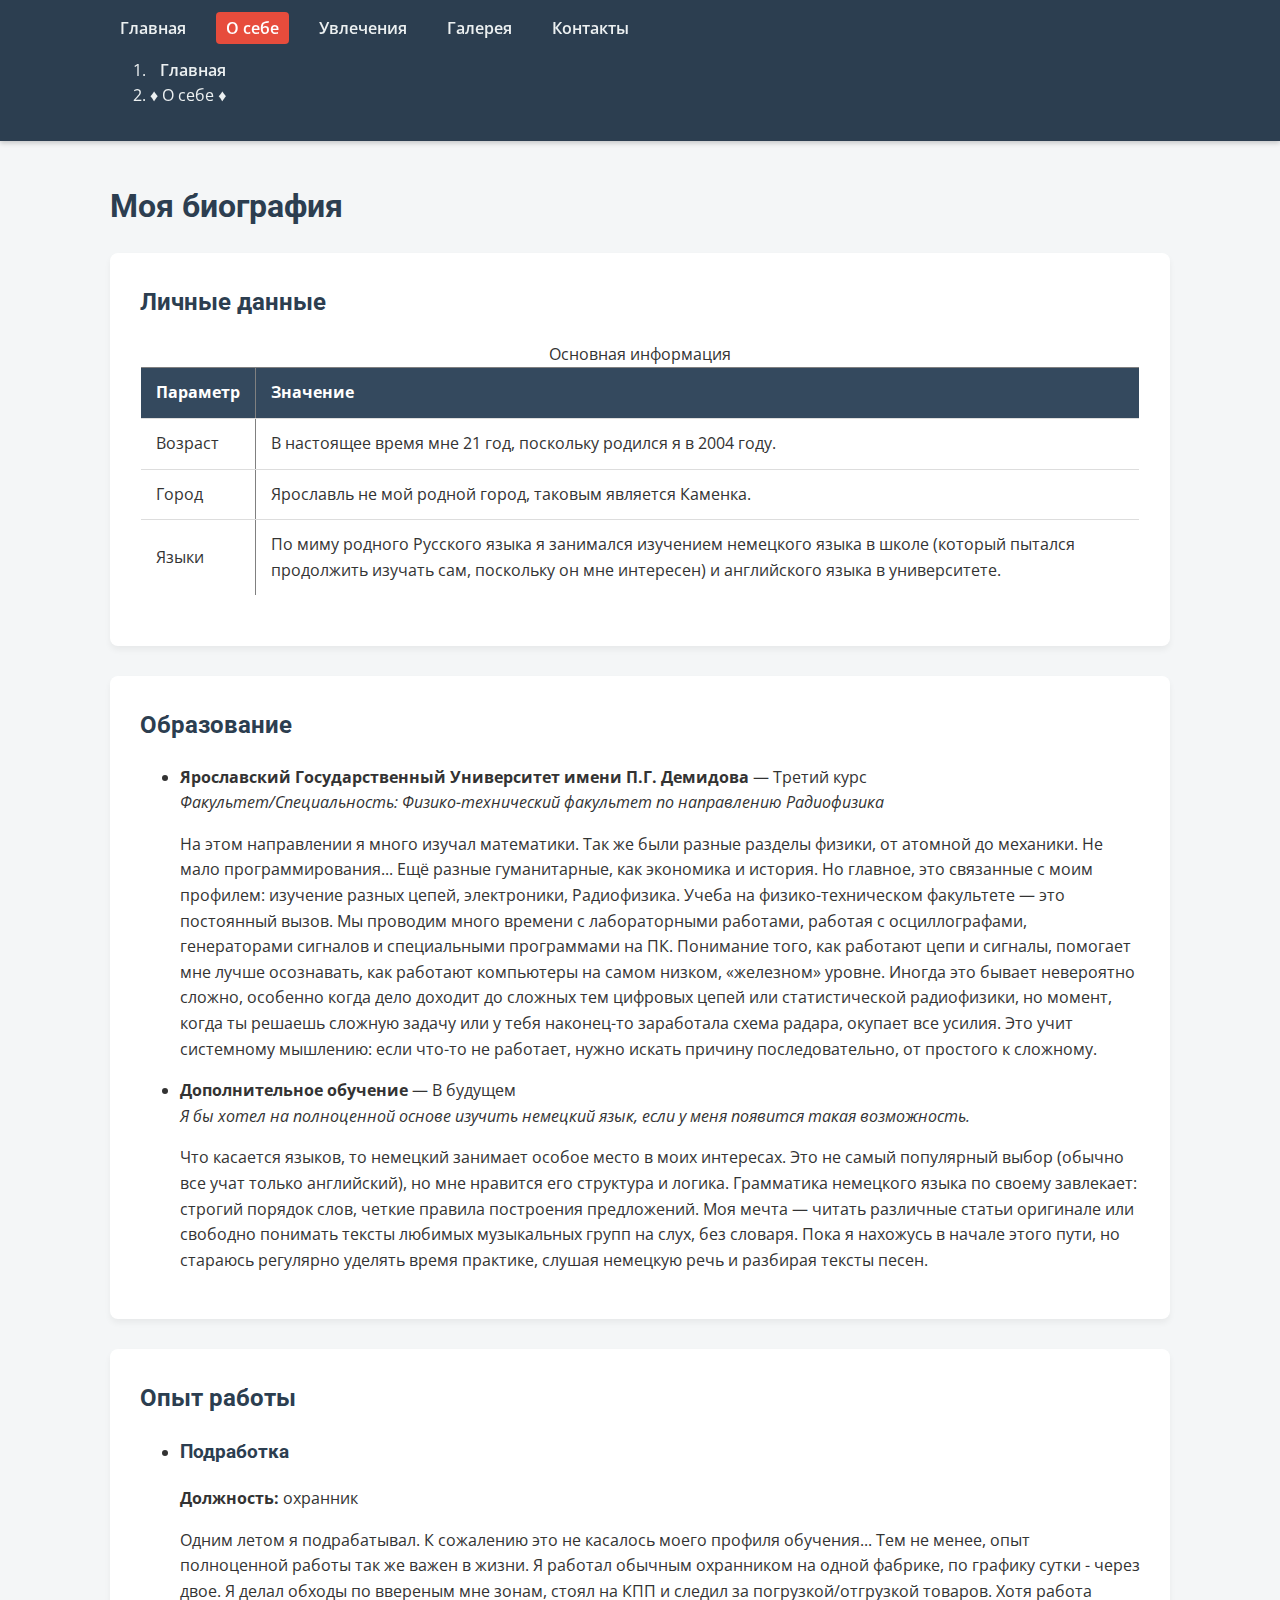
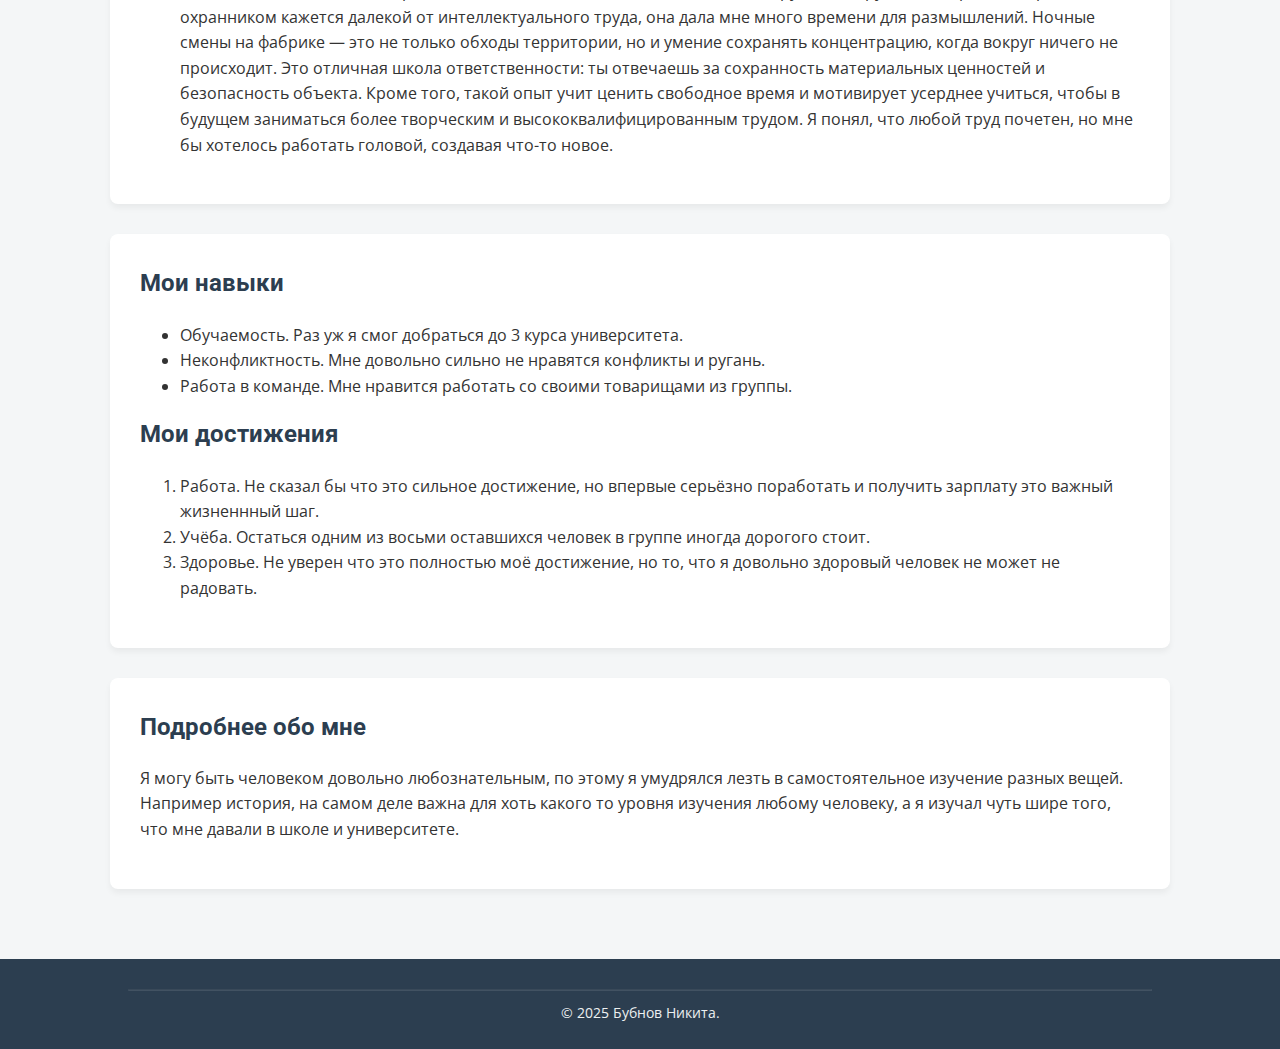
<file: about.html>
<!DOCTYPE html>
<html lang="ru">
<head>
    <meta charset="UTF-8">
    <meta name="viewport" content="width=device-width, initial-scale=1.0">
    <meta name="description" content="Биография и навыки">
    <meta name="author" content="Бубнов Никита">
    <title>О себе - Бубнов Никита</title>
	<link rel="preconnect" href="https://fonts.googleapis.com">
	<link rel="preconnect" href="https://fonts.gstatic.com/" crossorigin>
	<link href="https://fonts.googleapis.com/css2?family=Open+Sans:wght@400;600&family=Roboto:wght@400;700&display=swap" rel="stylesheet">

	<link rel="stylesheet" href="css/style.css">
</head>
<body>

    <header>
        <nav aria-label="Основное меню">
            <ul>
                <li><a href="index.html">Главная</a></li>
                <li><a href="about.html" class="active">О себе</a></li>
                <li><a href="hobbies.html">Увлечения</a></li>
                <li><a href="gallery.html">Галерея</a></li>
                <li><a href="contacts.html">Контакты</a></li>
            </ul>
        </nav>
        <nav aria-label="Местонахождение">
            <ol>
                <li><a href="index.html">Главная</a></li>
                <li aria-current="page">♦ О себе ♦</li>
            </ol>
        </nav>
    </header>

    <main>
        <h1>Моя биография</h1>

        <section>
            <h2>Личные данные</h2>
            <table border="1" cellpadding="10">
                <caption>Основная информация</caption>
                <thead>
                    <tr>
                        <th>Параметр</th>
                        <th>Значение</th>
                    </tr>
                </thead>
                <tbody>
                    <tr>
                        <td>Возраст</td>
                        <td>В настоящее время мне 21 год, поскольку родился я в 2004 году.</td>
                    </tr>
                    <tr>
                        <td>Город</td>
                        <td>Ярославль не мой родной город, таковым является Каменка.</td>
                    </tr>
                    <tr>
                        <td>Языки</td>
                        <td>По миму родного Русского языка я занимался изучением немецкого языка в школе (который пытался продолжить изучать сам, поскольку он мне интересен) и английского языка в университете.</td>
                    </tr>
                </tbody>
            </table>
        </section>

        <section>
            <h2>Образование</h2>
            <ul>
                <li>
                    <strong>Ярославский Государственный Университет имени П.Г. Демидова</strong> — Третий курс
                    <br><em>Факультет/Специальность: Физико-технический факультет по направлению Радиофизика</em>
                    <p>На этом направлении я много изучал математики. Так же были разные разделы физики, от атомной до механики. Не мало программирования... Ещё разные гуманитарные, как экономика и история. Но главное, это связанные с моим профилем: изучение разных цепей, электроники, Радиофизика. Учеба на физико-техническом факультете — это постоянный вызов. Мы проводим много времени с лабораторными работами, работая с осциллографами, генераторами сигналов и специальными программами на ПК. Понимание того, как работают цепи и сигналы, помогает мне лучше осознавать, как работают компьютеры на самом низком, «железном» уровне. Иногда это бывает невероятно сложно, особенно когда дело доходит до сложных тем цифровых цепей или статистической радиофизики, но момент, когда ты решаешь сложную задачу или у тебя наконец-то заработала схема радара, окупает все усилия. Это учит системному мышлению: если что-то не работает, нужно искать причину последовательно, от простого к сложному.</p>
                </li>
                <li>
                    <strong>Дополнительное обучение</strong> — В будущем
                    <br><em>Я бы хотел на полноценной основе изучить немецкий язык, если у меня появится такая возможность.</em>
					<p>Что касается языков, то немецкий занимает особое место в моих интересах. Это не самый популярный выбор (обычно все учат только английский), но мне нравится его структура и логика. Грамматика немецкого языка по своему завлекает: строгий порядок слов, четкие правила построения предложений. Моя мечта — читать различные статьи оригинале или свободно понимать тексты любимых музыкальных групп на слух, без словаря. Пока я нахожусь в начале этого пути, но стараюсь регулярно уделять время практике, слушая немецкую речь и разбирая тексты песен.</p>
                </li>
            </ul>
        </section>

        <section>
            <h2>Опыт работы</h2>
            <ul>
                <li>
                    <h3>Подработка</h3>
                    <p><strong>Должность:</strong> охранник</p>
                    <p>
                        Одним летом я подрабатывал. К сожалению это не касалось моего профиля обучения... Тем не менее, опыт полноценной работы так же важен в жизни. Я работал обычным охранником на одной фабрике, по графику сутки - через двое. Я делал обходы по ввереным мне зонам, стоял на КПП и следил за погрузкой/отгрузкой товаров. Хотя работа охранником кажется далекой от интеллектуального труда, она дала мне много времени для размышлений. Ночные смены на фабрике — это не только обходы территории, но и умение сохранять концентрацию, когда вокруг ничего не происходит. Это отличная школа ответственности: ты отвечаешь за сохранность материальных ценностей и безопасность объекта. Кроме того, такой опыт учит ценить свободное время и мотивирует усерднее учиться, чтобы в будущем заниматься более творческим и высококвалифицированным трудом. Я понял, что любой труд почетен, но мне бы хотелось работать головой, создавая что-то новое.
                    </p>
                </li>
            </ul>
        </section>

        <section>
            <h2>Мои навыки</h2>
            <ul>
                <li>Обучаемость. Раз уж я смог добраться до 3 курса университета.</li>
                <li>Неконфликтность. Мне довольно сильно не нравятся конфликты и ругань.</li>
                <li>Работа в команде. Мне нравится работать со своими товарищами из группы.</li>
            </ul>

            <h2>Мои достижения</h2>
            <ol>
                <li>Работа. Не сказал бы что это сильное достижение, но впервые серьёзно поработать и получить зарплату это важный жизненнный шаг.</li>
                <li>Учёба. Остаться одним из восьми оставшихся человек в группе иногда дорогого стоит.</li>
                <li>Здоровье. Не уверен что это полностью моё достижение, но то, что я довольно здоровый человек не может не радовать.</li>
            </ol>
        </section>
        
        <section>
             <h2>Подробнее обо мне</h2>
             <p>Я могу быть человеком довольно любознательным, по этому я умудрялся лезть в самостоятельное изучение разных вещей. Например история, на самом деле важна для хоть какого то уровня изучения любому человеку, а я изучал чуть шире того, что мне давали в школе и университете.</p>
        </section>
    </main>

    <footer>
        <hr>
        <p>&copy; 2025 Бубнов Никита.</p>
    </footer>

</body>
</html>
</file>
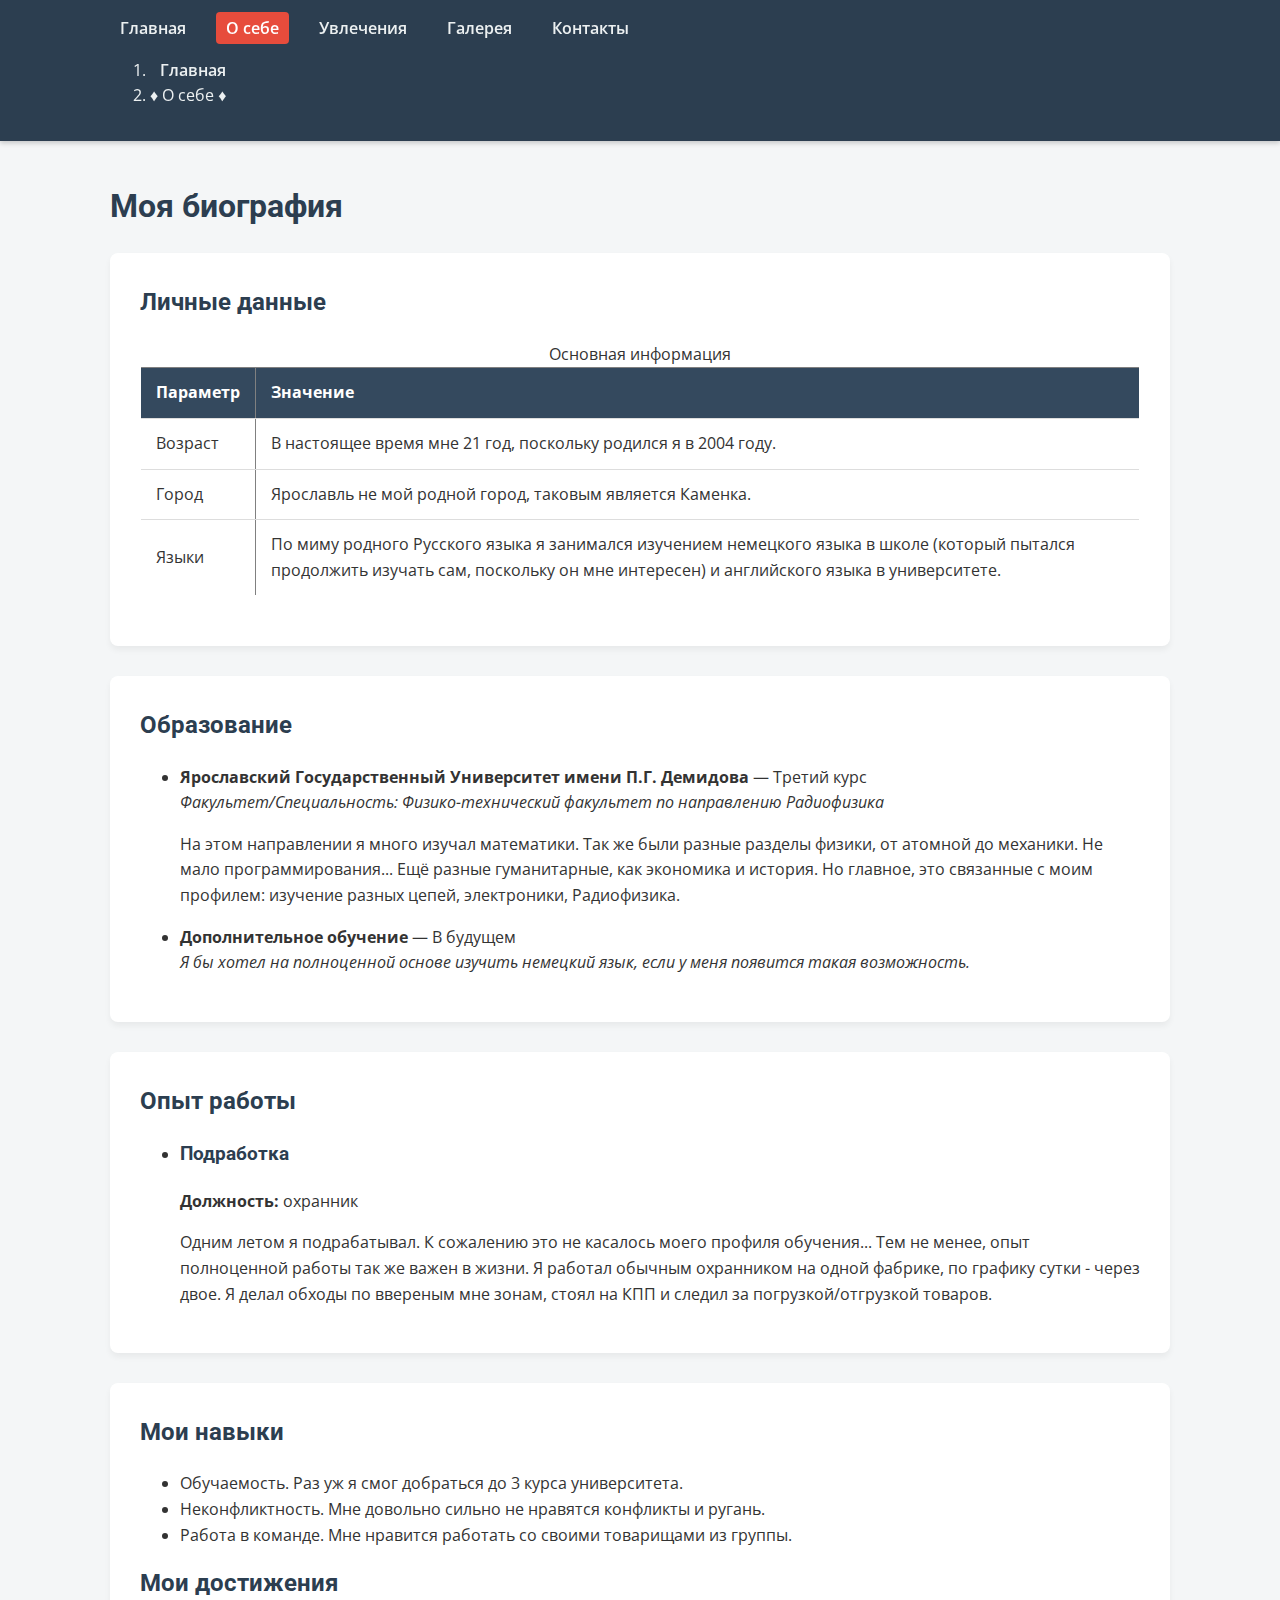
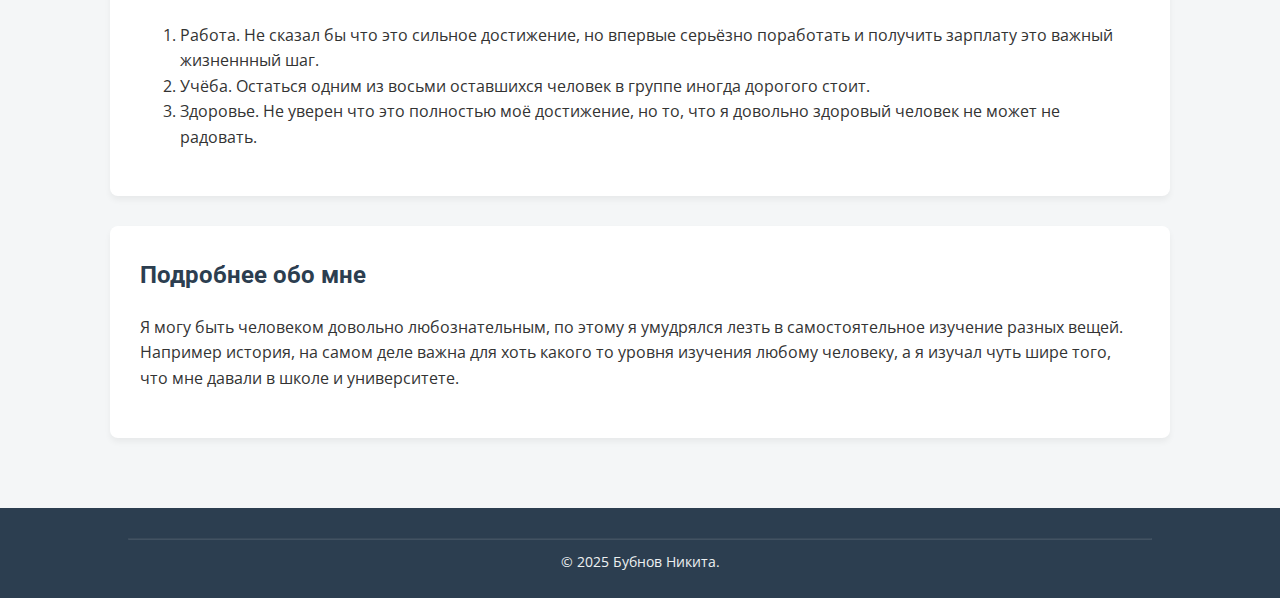
<file: hw-2/about.html>
<!DOCTYPE html>
<html lang="ru">
<head>
    <meta charset="UTF-8">
    <meta name="viewport" content="width=device-width, initial-scale=1.0">
    <meta name="description" content="Биография и навыки">
    <meta name="author" content="Бубнов Никита">
    <title>О себе - Бубнов Никита</title>
	<link rel="preconnect" href="https://fonts.googleapis.com">
	<link rel="preconnect" href="https://fonts.gstatic.com/" crossorigin>
	<link href="https://fonts.googleapis.com/css2?family=Open+Sans:wght@400;600&family=Roboto:wght@400;700&display=swap" rel="stylesheet">

	<link rel="stylesheet" href="css/style.css">
</head>
<body>

    <header>
        <nav aria-label="Основное меню">
            <ul>
                <li><a href="index.html">Главная</a></li>
                <li><a href="about.html" class="active">О себе</a></li>
                <li><a href="hobbies.html">Увлечения</a></li>
                <li><a href="gallery.html">Галерея</a></li>
                <li><a href="contacts.html">Контакты</a></li>
            </ul>
        </nav>
        <nav aria-label="Местонахождение">
            <ol>
                <li><a href="index.html">Главная</a></li>
                <li aria-current="page">♦ О себе ♦</li>
            </ol>
        </nav>
    </header>

    <main>
        <h1>Моя биография</h1>

        <section>
            <h2>Личные данные</h2>
            <table border="1" cellpadding="10">
                <caption>Основная информация</caption>
                <thead>
                    <tr>
                        <th>Параметр</th>
                        <th>Значение</th>
                    </tr>
                </thead>
                <tbody>
                    <tr>
                        <td>Возраст</td>
                        <td>В настоящее время мне 21 год, поскольку родился я в 2004 году.</td>
                    </tr>
                    <tr>
                        <td>Город</td>
                        <td>Ярославль не мой родной город, таковым является Каменка.</td>
                    </tr>
                    <tr>
                        <td>Языки</td>
                        <td>По миму родного Русского языка я занимался изучением немецкого языка в школе (который пытался продолжить изучать сам, поскольку он мне интересен) и английского языка в университете.</td>
                    </tr>
                </tbody>
            </table>
        </section>

        <section>
            <h2>Образование</h2>
            <ul>
                <li>
                    <strong>Ярославский Государственный Университет имени П.Г. Демидова</strong> — Третий курс
                    <br><em>Факультет/Специальность: Физико-технический факультет по направлению Радиофизика</em>
                    <p>На этом направлении я много изучал математики. Так же были разные разделы физики, от атомной до механики. Не мало программирования... Ещё разные гуманитарные, как экономика и история. Но главное, это связанные с моим профилем: изучение разных цепей, электроники, Радиофизика.</p>
                </li>
                <li>
                    <strong>Дополнительное обучение</strong> — В будущем
                    <br><em>Я бы хотел на полноценной основе изучить немецкий язык, если у меня появится такая возможность.</em>
                </li>
            </ul>
        </section>

        <section>
            <h2>Опыт работы</h2>
            <ul>
                <li>
                    <h3>Подработка</h3>
                    <p><strong>Должность:</strong> охранник</p>
                    <p>
                        Одним летом я подрабатывал. К сожалению это не касалось моего профиля обучения... Тем не менее, опыт полноценной работы так же важен в жизни. Я работал обычным охранником на одной фабрике, по графику сутки - через двое. Я делал обходы по ввереным мне зонам, стоял на КПП и следил за погрузкой/отгрузкой товаров.
                    </p>
                </li>
            </ul>
        </section>

        <section>
            <h2>Мои навыки</h2>
            <ul>
                <li>Обучаемость. Раз уж я смог добраться до 3 курса университета.</li>
                <li>Неконфликтность. Мне довольно сильно не нравятся конфликты и ругань.</li>
                <li>Работа в команде. Мне нравится работать со своими товарищами из группы.</li>
            </ul>

            <h2>Мои достижения</h2>
            <ol>
                <li>Работа. Не сказал бы что это сильное достижение, но впервые серьёзно поработать и получить зарплату это важный жизненнный шаг.</li>
                <li>Учёба. Остаться одним из восьми оставшихся человек в группе иногда дорогого стоит.</li>
                <li>Здоровье. Не уверен что это полностью моё достижение, но то, что я довольно здоровый человек не может не радовать.</li>
            </ol>
        </section>
        
        <section>
             <h2>Подробнее обо мне</h2>
             <p>Я могу быть человеком довольно любознательным, по этому я умудрялся лезть в самостоятельное изучение разных вещей. Например история, на самом деле важна для хоть какого то уровня изучения любому человеку, а я изучал чуть шире того, что мне давали в школе и университете.</p>
        </section>
    </main>

    <footer>
        <hr>
        <p>&copy; 2025 Бубнов Никита.</p>
    </footer>

</body>
</html>
</file>
<file: css/style.css>
/* =========================================
   1. ПЕРЕМЕННЫЕ
   ========================================= */
:root {
    /* Цветовая схема */
    --primary-color: #2c3e50;    /* Темно-синий для шапки */
    --secondary-color: #34495e;  /* Чуть светлее для акцентов */
    --accent-color: #e74c3c;     /* Красный для кнопок и ссылок */
    --text-color: #333333;       /* Основной цвет текста */
    --light-text: #ecf0f1;       /* Светлый текст */
    --background-color: #f4f6f7; /* Фон страницы */
    --card-bg: #ffffff;          /* Фон карточек */

    /* Размеры */
    --container-width: 1100px;
    --spacing-unit: 20px;
    --border-radius: 8px;

    /* Шрифты */
    --font-primary: 'Roboto', sans-serif;   /* Заголовки */
    --font-secondary: 'Open Sans', sans-serif; /* Текст */
}

/* =========================================
   2. БАЗОВЫЕ СТИЛИ
   ========================================= */
* {
    box-sizing: border-box; /* блочная модель */
}

body {
    margin: 0;
    padding: 0;
    font-family: var(--font-secondary);
    background-color: var(--background-color);
    color: var(--text-color);
    line-height: 1.6;
    display: flex;
    flex-direction: column;
    min-height: 100vh; /* Прижимаем футер к низу */
}

h1, h2, h3, h4, h5, h6 {
    font-family: var(--font-primary);
    color: var(--primary-color);
    margin-top: 0;
}

/* Ссылки */
a {
    text-decoration: none;
    color: var(--accent-color);
    transition: color 0.3s ease;
}

a:hover {
    color: var(--secondary-color);
    text-decoration: underline;
}

img {
    max-width: 100%;
    height: auto;
    border-radius: var(--border-radius);
    display: block;
}

/* =========================================
   3. ШАПКА И НАВИГАЦИЯ
   ========================================= */
header {
    background-color: var(--primary-color);
    color: var(--light-text);
    padding: 1rem 0;
    position: sticky; /* Фиксация при скролле */
    top: 0;
    z-index: 1000;
    box-shadow: 0 2px 5px rgba(0,0,0,0.2);
}

header nav {
    max-width: var(--container-width);
    margin: 0 auto;
    padding: 0 var(--spacing-unit);
    display: flex;
    justify-content: space-between;
    align-items: center;
    flex-wrap: wrap; /* Для адаптивности */
}

header ul {
    list-style: none;
    padding: 0;
    margin: 0;
    display: flex;
    gap: 20px;
}

header a {
    color: var(--light-text);
    font-weight: 600;
    text-decoration: none;
    padding: 5px 10px;
    border-radius: 4px;
    transition: background 0.3s ease;
}

/* Эффект наведения на меню */
header a:hover {
    background-color: rgba(255, 255, 255, 0.1);
    color: var(--accent-color);
    text-decoration: none;
}

/* Активная страница */
header a.active {
    background-color: var(--accent-color);
    color: white;
}

/* Хлебные крошки */
header nav[aria-label="Хлебные крошки"] {
    background: var(--secondary-color);
    font-size: 0.9em;
    padding: 5px var(--spacing-unit);
    margin-top: 10px;
    display: block;
}

header nav[aria-label="Хлебные крошки"] ol {
    list-style: none;
    padding: 0;
    margin: 0;
    display: flex;
    gap: 10px;
}

header nav[aria-label="Хлебные крошки"] li::after {
    content: "/";
    margin-left: 10px;
    color: #ccc;
}

header nav[aria-label="Хлебные крошки"] li:last-child::after {
    content: "";
}

/* =========================================
   4. КОНТЕНТ
   ========================================= */
main {
    max-width: var(--container-width);
    margin: 40px auto;
    padding: 0 var(--spacing-unit);
    flex: 1; /* Растягивает main, чтобы футер ушел вниз */
    width: 100%;
}

section {
    background: var(--card-bg);
    margin-bottom: 30px;
    padding: 30px;
    border-radius: var(--border-radius);
    box-shadow: 0 4px 6px rgba(0,0,0,0.05);
    
    /* Анимация появления при скролле */
    animation: fadeIn 0.8s ease-in-out;
}

@keyframes fadeIn {
    from { opacity: 0; transform: translateY(20px); }
    to { opacity: 1; transform: translateY(0); }
}

/* =========================================
   5. КОМПОНЕНТЫ
   ========================================= */

/* Компонент 1: Кнопка (.btn) */
button, .btn {
    display: inline-block;
    background-color: var(--accent-color);
    color: white;
    padding: 10px 20px;
    border: none;
    border-radius: 4px;
    cursor: pointer;
    font-size: 1rem;
    transition: transform 0.2s, background-color 0.2s;
    font-family: var(--font-primary);
}

button:hover, .btn:hover {
    background-color: #c0392b;
    transform: translateY(-2px); /* Интерактивный эффект */
    text-decoration: none;
    color: white;
}

/* Компонент 2: Карточка (используем figure как карточку) */
figure {
    background: #f9f9f9;
    border: 1px solid #ddd;
    border-radius: var(--border-radius);
    padding: 10px;
    margin: 20px 0;
    transition: transform 0.3s ease, box-shadow 0.3s ease; /* Интерактивный эффект */
}

figure:hover {
    transform: scale(1.02); /* Увеличение при наведении */
    box-shadow: 0 8px 15px rgba(0,0,0,0.1);
}

figcaption {
    text-align: center;
    font-style: italic;
    color: #666;
    margin-top: 10px;
}

/* Компонент 3: Таблица */
table {
    width: 100%;
    border-collapse: collapse;
    margin: 20px 0;
    background: white;
    border-radius: var(--border-radius);
    overflow: hidden;
}

th, td {
    padding: 12px 15px;
    border-bottom: 1px solid #ddd;
    text-align: left;
}

th {
    background-color: var(--secondary-color);
    color: white;
}

tr:hover {
    background-color: #f1f1f1; /* Эффект наведения на строку */
}

/* =========================================
   6. ФОРМЫ
   ========================================= */
form {
    max-width: 600px;
    margin: 0 auto;
}

input, textarea, select {
    width: 100%;
    padding: 10px;
    margin-top: 5px;
    margin-bottom: 15px;
    border: 1px solid #ccc;
    border-radius: 4px;
    font-family: inherit;
}

input:focus, textarea:focus, select:focus {
    border-color: var(--accent-color);
    outline: none;
    box-shadow: 0 0 5px rgba(231, 76, 60, 0.5);
}

/* =========================================
   7. ПОДВАЛ
   ========================================= */
footer {
    background-color: var(--primary-color);
    color: var(--light-text);
    text-align: center;
    padding: 20px 0;
    margin-top: auto;
}

footer hr {
    border-color: rgba(255,255,255,0.1);
    width: 80%;
    margin: 10px auto;
}

footer p {
    margin: 5px 0;
    font-size: 0.9rem;
}

/* =========================================
   8. АДАПТИВНОСТЬ
   ========================================= */

/* Планшеты и меньше (до 768px) */
@media (max-width: 768px) {
    header ul {
        flex-direction: column;
        align-items: center;
        gap: 10px;
    }

    header nav {
        flex-direction: column;
    }
    
    main {
        padding: 0 10px;
    }
    
    h1 {
        font-size: 2rem;
    }
}

/* Мобильные (до 576px) */
@media (max-width: 576px) {
    header ul li {
        width: 100%;
        text-align: center;
    }
    
    header a {
        display: block;
        padding: 10px;
        background: rgba(255,255,255,0.05);
    }
    
    section {
        padding: 15px;
    }
    
    figure img {
        width: 100%;
        height: auto;
    }

}
</file>
<file: hw-2/css/style.css>
/* =========================================
   1. ПЕРЕМЕННЫЕ (CSS Variables) - Требование 1
   ========================================= */
:root {
    /* Цветовая схема */
    --primary-color: #2c3e50;    /* Темно-синий для шапки и футера */
    --secondary-color: #34495e;  /* Чуть светлее для акцентов */
    --accent-color: #e74c3c;     /* Красный для кнопок и ссылок */
    --text-color: #333333;       /* Основной цвет текста */
    --light-text: #ecf0f1;       /* Светлый текст */
    --background-color: #f4f6f7; /* Фон страницы */
    --card-bg: #ffffff;          /* Фон карточек */

    /* Размеры */
    --container-width: 1100px;
    --spacing-unit: 20px;
    --border-radius: 8px;

    /* Шрифты */
    --font-primary: 'Roboto', sans-serif;   /* Заголовки */
    --font-secondary: 'Open Sans', sans-serif; /* Текст */
}

/* =========================================
   2. БАЗОВЫЕ СТИЛИ И СБРОС
   ========================================= */
* {
    box-sizing: border-box; /* Удобная блочная модель */
}

body {
    margin: 0;
    padding: 0;
    font-family: var(--font-secondary);
    background-color: var(--background-color);
    color: var(--text-color);
    line-height: 1.6;
    display: flex;
    flex-direction: column;
    min-height: 100vh; /* Прижимаем футер к низу */
}

h1, h2, h3, h4, h5, h6 {
    font-family: var(--font-primary);
    color: var(--primary-color);
    margin-top: 0;
}

/* Ссылки - Требование 3 (состояния) */
a {
    text-decoration: none;
    color: var(--accent-color);
    transition: color 0.3s ease;
}

a:hover {
    color: var(--secondary-color);
    text-decoration: underline;
}

img {
    max-width: 100%;
    height: auto;
    border-radius: var(--border-radius);
    display: block;
}

/* =========================================
   3. ШАПКА И НАВИГАЦИЯ - Требование 2
   ========================================= */
header {
    background-color: var(--primary-color);
    color: var(--light-text);
    padding: 1rem 0;
    position: sticky; /* Фиксация при скролле */
    top: 0;
    z-index: 1000;
    box-shadow: 0 2px 5px rgba(0,0,0,0.2);
}

header nav {
    max-width: var(--container-width);
    margin: 0 auto;
    padding: 0 var(--spacing-unit);
    display: flex;
    justify-content: space-between;
    align-items: center;
    flex-wrap: wrap; /* Для адаптивности */
}

header ul {
    list-style: none;
    padding: 0;
    margin: 0;
    display: flex; /* Flexbox меню */
    gap: 20px;
}

header a {
    color: var(--light-text);
    font-weight: 600;
    text-decoration: none;
    padding: 5px 10px;
    border-radius: 4px;
    transition: background 0.3s ease;
}

/* Эффект наведения на меню */
header a:hover {
    background-color: rgba(255, 255, 255, 0.1);
    color: var(--accent-color);
    text-decoration: none;
}

/* Активная страница */
header a.active {
    background-color: var(--accent-color);
    color: white;
}

/* Хлебные крошки (второй nav в header) */
header nav[aria-label="Хлебные крошки"] {
    background: var(--secondary-color);
    font-size: 0.9em;
    padding: 5px var(--spacing-unit);
    margin-top: 10px;
    display: block;
}

header nav[aria-label="Хлебные крошки"] ol {
    list-style: none;
    padding: 0;
    margin: 0;
    display: flex;
    gap: 10px;
}

header nav[aria-label="Хлебные крошки"] li::after {
    content: "/";
    margin-left: 10px;
    color: #ccc;
}

header nav[aria-label="Хлебные крошки"] li:last-child::after {
    content: "";
}

/* =========================================
   4. КОНТЕНТ (Main)
   ========================================= */
main {
    max-width: var(--container-width);
    margin: 40px auto;
    padding: 0 var(--spacing-unit);
    flex: 1; /* Растягивает main, чтобы футер ушел вниз */
    width: 100%;
}

section {
    background: var(--card-bg);
    margin-bottom: 30px;
    padding: 30px;
    border-radius: var(--border-radius);
    box-shadow: 0 4px 6px rgba(0,0,0,0.05);
    
    /* Анимация появления при скролле (простая реализация через keyframes) - Требование 5 */
    animation: fadeIn 0.8s ease-in-out;
}

@keyframes fadeIn {
    from { opacity: 0; transform: translateY(20px); }
    to { opacity: 1; transform: translateY(0); }
}

/* =========================================
   5. КОМПОНЕНТЫ - Требование 4
   ========================================= */

/* Компонент 1: Кнопка (.btn) */
button, .btn {
    display: inline-block;
    background-color: var(--accent-color);
    color: white;
    padding: 10px 20px;
    border: none;
    border-radius: 4px;
    cursor: pointer;
    font-size: 1rem;
    transition: transform 0.2s, background-color 0.2s;
    font-family: var(--font-primary);
}

button:hover, .btn:hover {
    background-color: #c0392b;
    transform: translateY(-2px); /* Интерактивный эффект */
    text-decoration: none;
    color: white;
}

/* Компонент 2: Карточка (используем figure как карточку) */
figure {
    background: #f9f9f9;
    border: 1px solid #ddd;
    border-radius: var(--border-radius);
    padding: 10px;
    margin: 20px 0;
    transition: transform 0.3s ease, box-shadow 0.3s ease; /* Интерактивный эффект */
}

figure:hover {
    transform: scale(1.02); /* Увеличение при наведении */
    box-shadow: 0 8px 15px rgba(0,0,0,0.1);
}

figcaption {
    text-align: center;
    font-style: italic;
    color: #666;
    margin-top: 10px;
}

/* Компонент 3: Таблица */
table {
    width: 100%;
    border-collapse: collapse;
    margin: 20px 0;
    background: white;
    border-radius: var(--border-radius);
    overflow: hidden;
}

th, td {
    padding: 12px 15px;
    border-bottom: 1px solid #ddd;
    text-align: left;
}

th {
    background-color: var(--secondary-color);
    color: white;
}

tr:hover {
    background-color: #f1f1f1; /* Эффект наведения на строку */
}

/* =========================================
   6. ФОРМЫ
   ========================================= */
form {
    max-width: 600px;
    margin: 0 auto;
}

input, textarea, select {
    width: 100%;
    padding: 10px;
    margin-top: 5px;
    margin-bottom: 15px;
    border: 1px solid #ccc;
    border-radius: 4px;
    font-family: inherit;
}

input:focus, textarea:focus, select:focus {
    border-color: var(--accent-color);
    outline: none;
    box-shadow: 0 0 5px rgba(231, 76, 60, 0.5);
}

/* =========================================
   7. ПОДВАЛ (Footer) - Требование 2
   ========================================= */
footer {
    background-color: var(--primary-color);
    color: var(--light-text);
    text-align: center;
    padding: 20px 0;
    margin-top: auto;
}

footer hr {
    border-color: rgba(255,255,255,0.1);
    width: 80%;
    margin: 10px auto;
}

footer p {
    margin: 5px 0;
    font-size: 0.9rem;
}

/* =========================================
   8. АДАПТИВНОСТЬ - Требование 6
   ========================================= */

/* Планшеты и меньше (до 768px) */
@media (max-width: 768px) {
    header ul {
        flex-direction: column;
        align-items: center;
        gap: 10px;
    }

    header nav {
        flex-direction: column;
    }
    
    main {
        padding: 0 10px;
    }
    
    h1 {
        font-size: 2rem;
    }
}

/* Мобильные (до 576px) */
@media (max-width: 576px) {
    header ul li {
        width: 100%;
        text-align: center;
    }
    
    header a {
        display: block;
        padding: 10px;
        background: rgba(255,255,255,0.05);
    }
    
    section {
        padding: 15px;
    }
    
    figure img {
        width: 100%;
        height: auto;
    }
}
</file>
